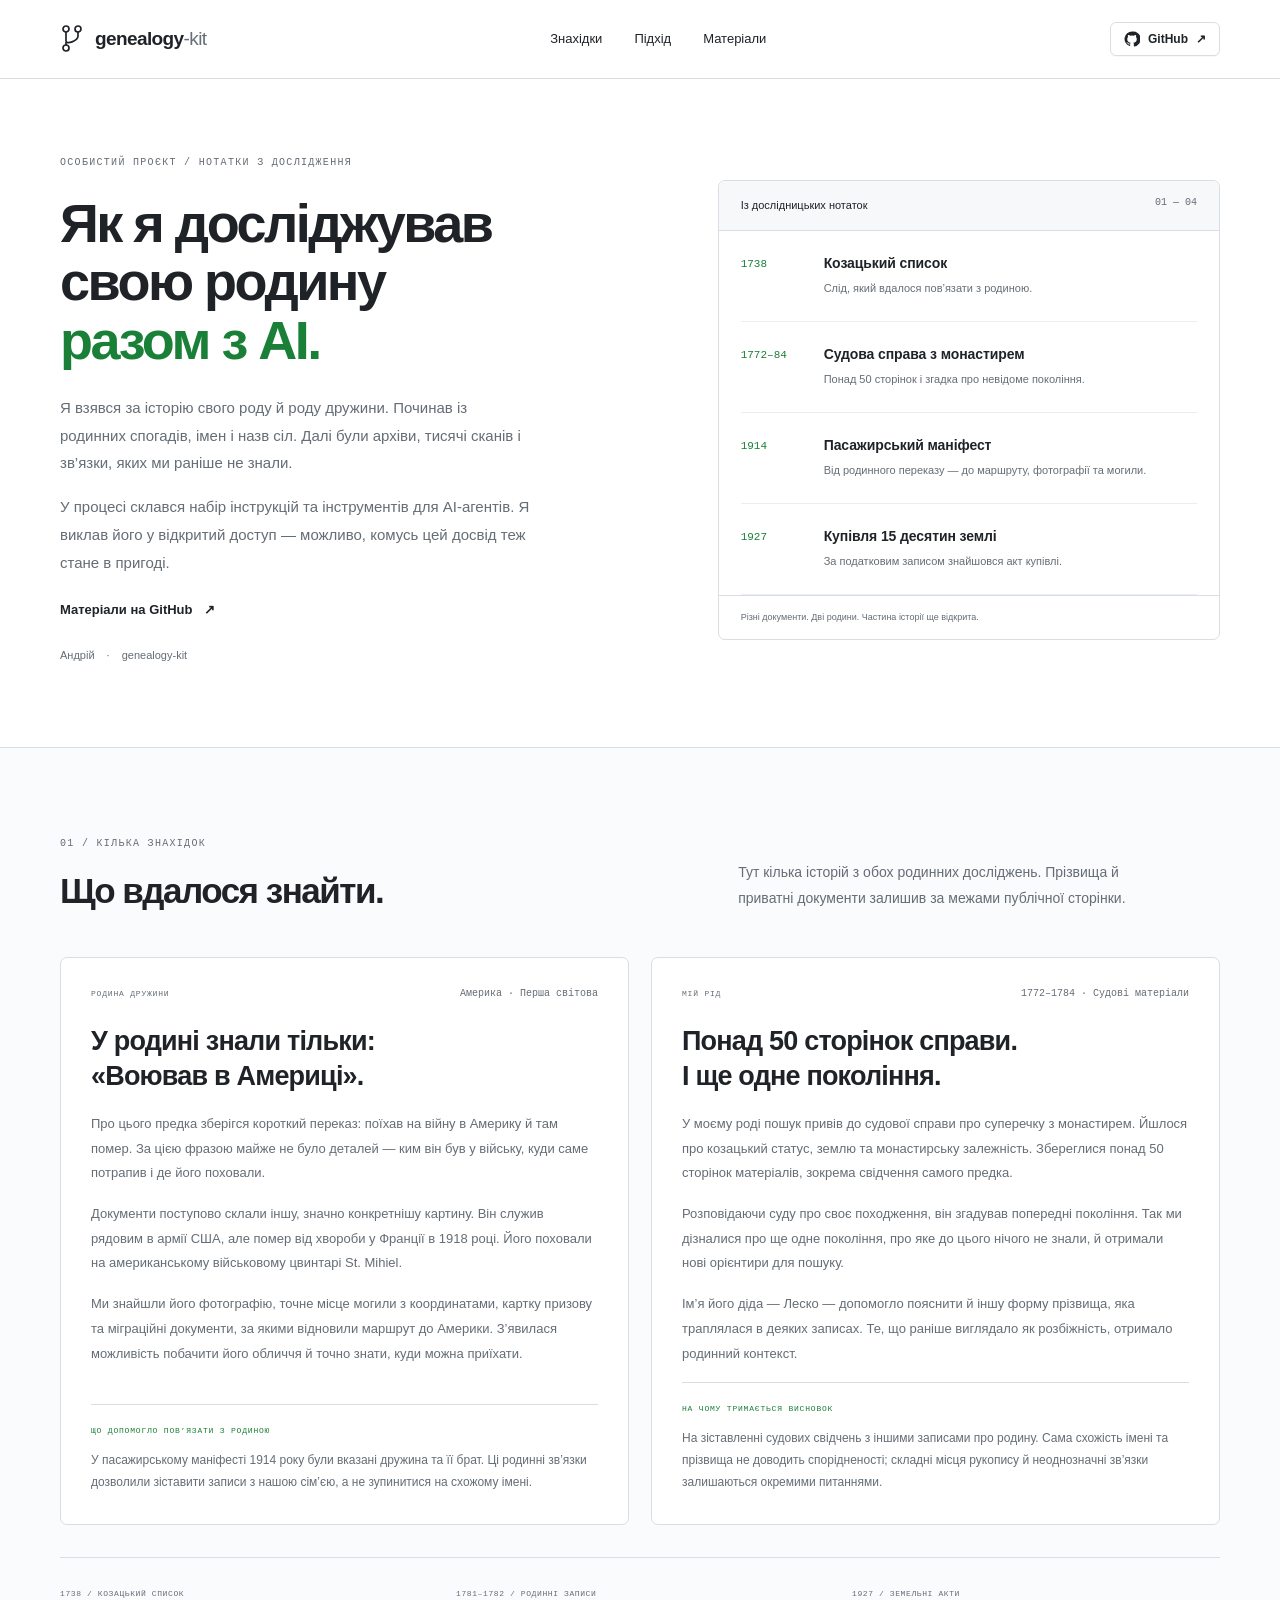
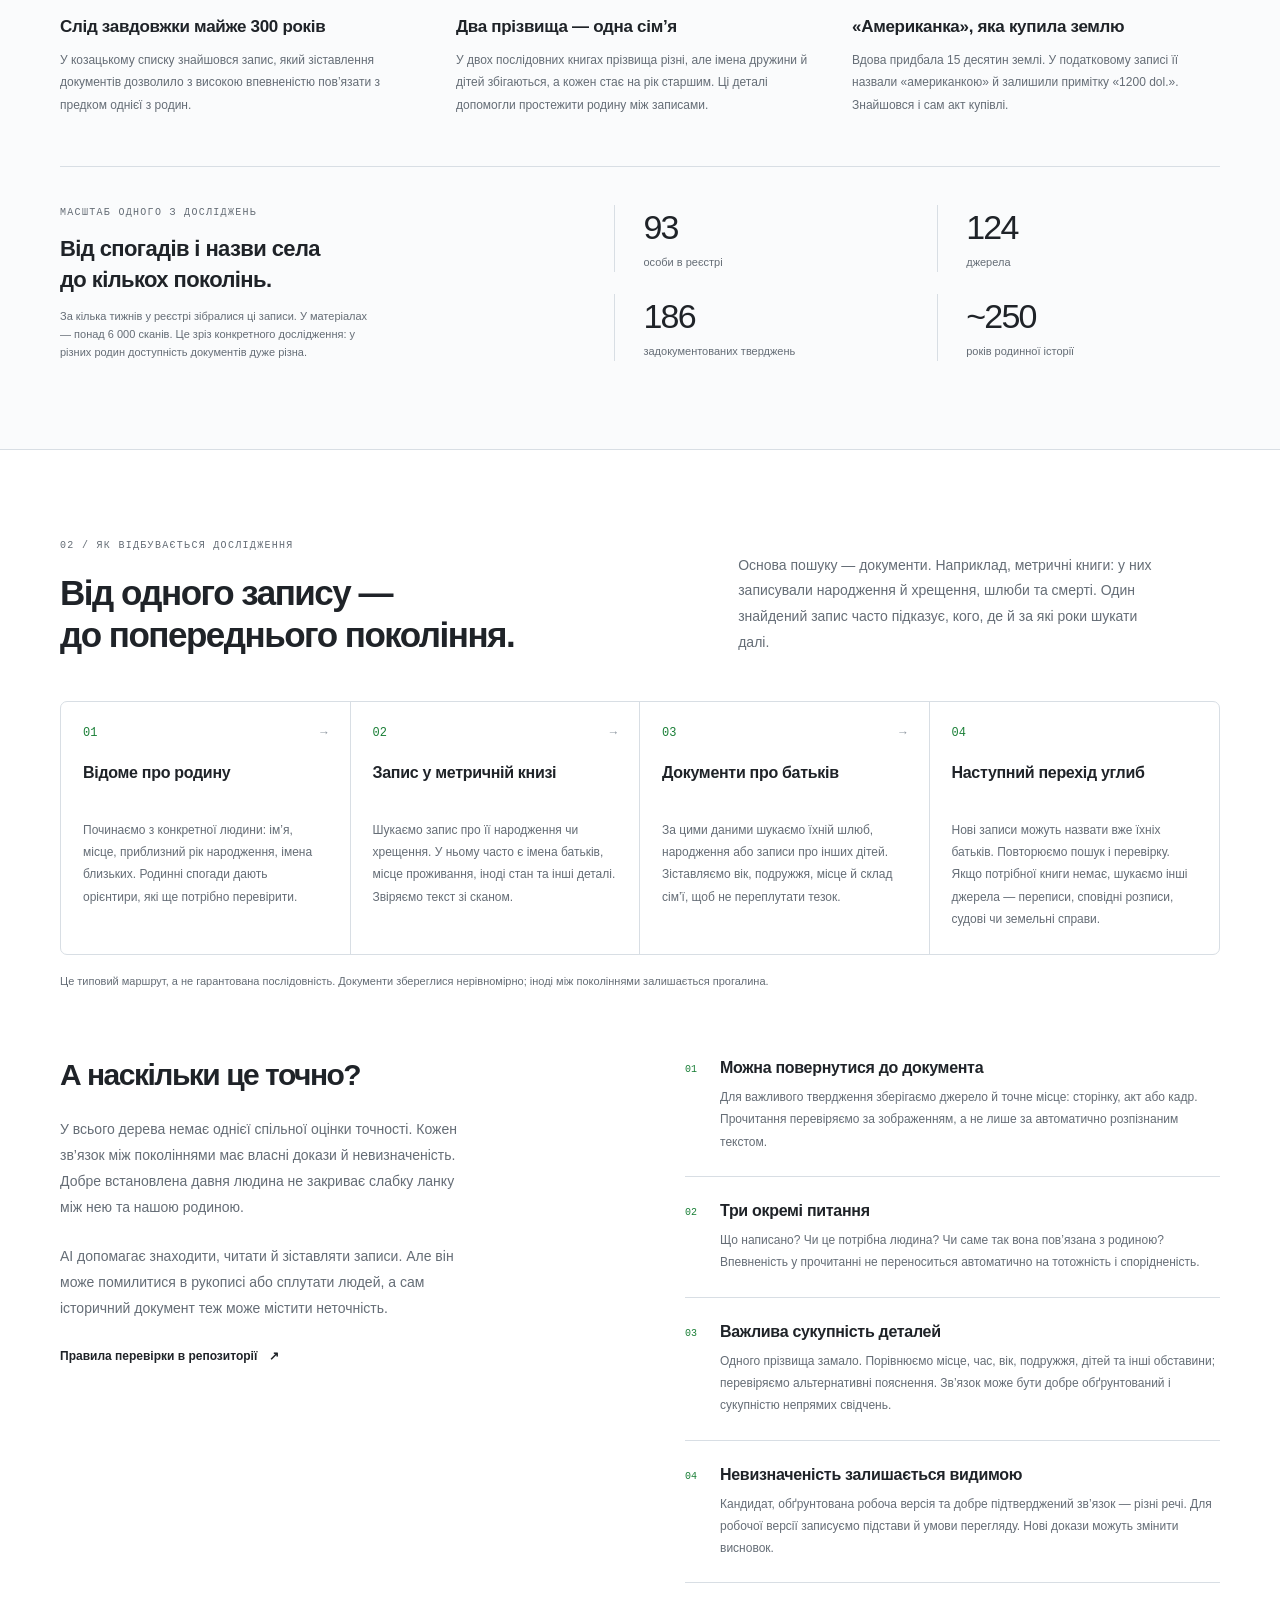
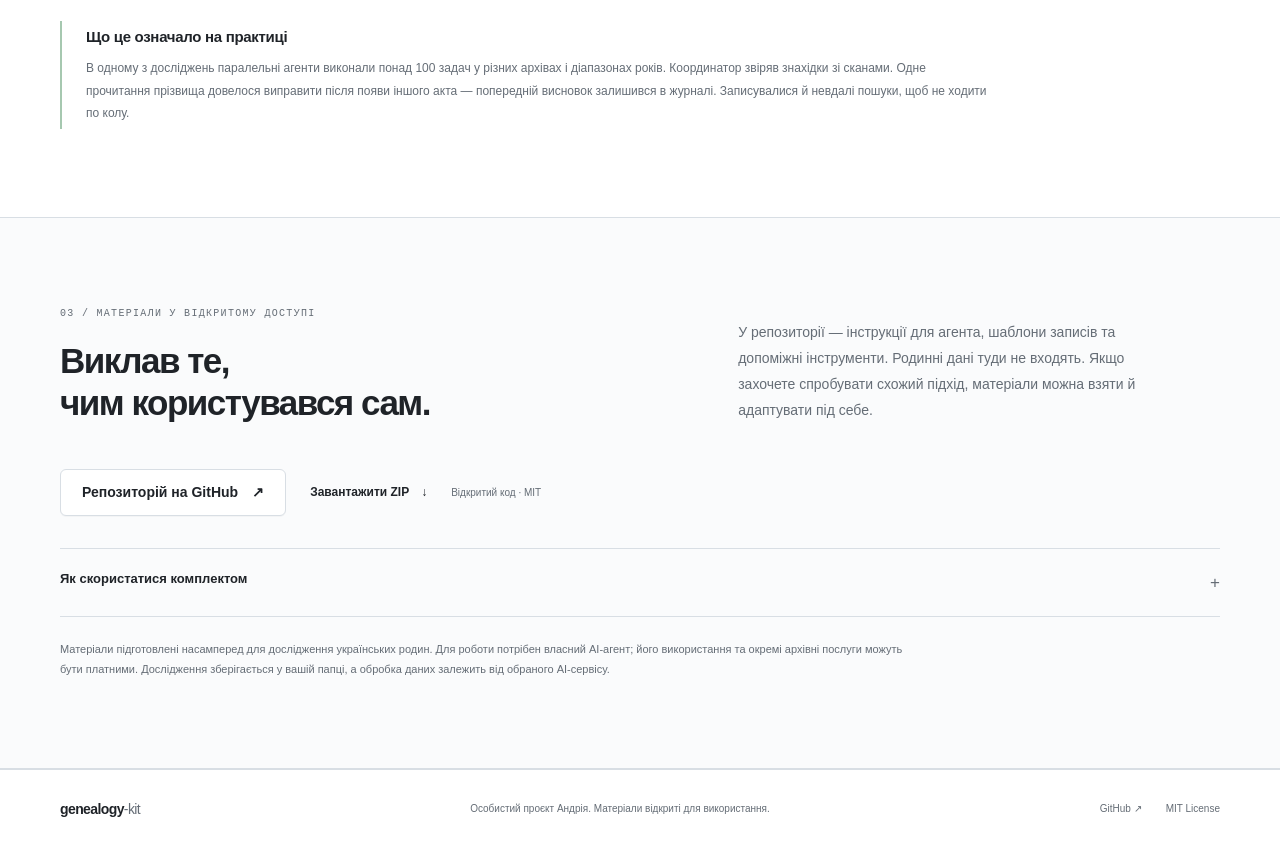
<file: index.html>
<!doctype html>
<html lang="uk">
<head>
<meta charset="utf-8"><meta name="viewport" content="width=device-width,initial-scale=1">
<meta name="theme-color" content="#ffffff">
<title>Родинне дослідження з AI — genealogy-kit</title>
<meta name="description" content="Як я досліджував свій рід і рід дружини разом з AI. Кілька знахідок, досвід роботи з архівами та матеріали, які я виклав у відкритий доступ.">
<meta property="og:title" content="Родинне дослідження з AI — genealogy-kit">
<meta property="og:description" content="Дві родини, архівні документи й кілька несподіваних історій. Ділюся досвідом дослідження з AI та напрацьованим комплектом.">
<meta property="og:type" content="website"><meta property="og:locale" content="uk_UA">
<meta property="og:url" content="https://andriipopovych.github.io/genealogy-kit/">
<link rel="canonical" href="https://andriipopovych.github.io/genealogy-kit/">
<link rel="icon" href="icon.svg" type="image/svg+xml"><link rel="stylesheet" href="styles.css">
<script src="app.js" defer></script>
</head>
<body>
<a class="skip" href="#main">До основного вмісту</a>
<header class="header"><div class="wrap header-inner">
<a class="brand" href="#" aria-label="genealogy-kit — на початок"><svg width="25" height="27" viewBox="0 0 25 27" fill="none" aria-hidden="true"><path d="M6 5v11c0 4 12 0 12-5V5M6 17v5" stroke="currentColor" stroke-width="1.7"/><circle cx="6" cy="4" r="3" fill="white" stroke="currentColor" stroke-width="1.7"/><circle cx="18" cy="4" r="3" fill="white" stroke="currentColor" stroke-width="1.7"/><circle cx="6" cy="23" r="3" fill="white" stroke="currentColor" stroke-width="1.7"/></svg><span>genealogy<span class="muted">-kit</span></span></a>
<nav aria-label="Основна навігація"><a href="#stories">Знахідки</a><a href="#how">Підхід</a><a href="#start">Матеріали</a></nav>
<a class="button small" href="https://github.com/AndriiPopovych/genealogy-kit"><svg class="icon" viewBox="0 0 24 24" aria-hidden="true"><path fill="currentColor" d="M12 .8a11.2 11.2 0 0 0-3.54 21.83c.56.1.77-.24.77-.54v-2.1c-3.13.68-3.79-1.33-3.79-1.33-.51-1.3-1.25-1.65-1.25-1.65-1.02-.7.08-.69.08-.69 1.13.08 1.72 1.16 1.72 1.16 1 .1.76 2.11 3.28 1.47.1-.72.39-1.22.71-1.5-2.5-.28-5.13-1.25-5.13-5.54 0-1.22.44-2.22 1.16-3-.12-.28-.5-1.42.11-2.96 0 0 .95-.3 3.08 1.15a10.7 10.7 0 0 1 5.6 0c2.14-1.45 3.08-1.15 3.08-1.15.62 1.54.23 2.68.12 2.97.72.77 1.15 1.77 1.15 2.99 0 4.3-2.63 5.26-5.14 5.54.4.35.76 1.03.76 2.08v3.06c0 .3.2.65.78.54A11.2 11.2 0 0 0 12 .8Z"/></svg> GitHub <span aria-hidden="true">↗</span></a>
</div></header>
<main id="main">
<section class="hero wrap personal-hero">
<div class="hero-copy"><div class="eyebrow">ОСОБИСТИЙ ПРОЄКТ / НОТАТКИ З ДОСЛІДЖЕННЯ</div>
<h1>Як я досліджував<br>свою родину<br><span>разом з AI.</span></h1>
<p class="lead">Я взявся за історію свого роду й роду дружини. Починав із родинних спогадів, імен і назв сіл. Далі були архіви, тисячі сканів і зв’язки, яких ми раніше не знали.</p>
<p class="lead hero-second">У процесі склався набір інструкцій та інструментів для AI-агентів. Я виклав його у відкритий доступ — можливо, комусь цей досвід теж стане в пригоді.</p>
<div class="actions"><a class="text-link" href="https://github.com/AndriiPopovych/genealogy-kit">Матеріали на GitHub <span aria-hidden="true">↗</span></a></div>
<p class="author-note">Андрій <span aria-hidden="true">·</span> genealogy-kit</p>
</div>
<aside class="research-notes" aria-label="Кілька записів із двох родинних досліджень">
<div class="notes-header"><span>Із дослідницьких нотаток</span><span class="mono">01 — 04</span></div>
<div class="note-row"><span class="note-date">1738</span><div><h3>Козацький список</h3><p>Слід, який вдалося пов’язати з родиною.</p></div></div>
<div class="note-row"><span class="note-date">1772–84</span><div><h3>Судова справа з монастирем</h3><p>Понад 50 сторінок і згадка про невідоме покоління.</p></div></div>
<div class="note-row"><span class="note-date">1914</span><div><h3>Пасажирський маніфест</h3><p>Від родинного переказу — до маршруту, фотографії та могили.</p></div></div>
<div class="note-row"><span class="note-date">1927</span><div><h3>Купівля 15 десятин землі</h3><p>За податковим записом знайшовся акт купівлі.</p></div></div>
<div class="notes-footer">Різні документи. Дві родини. Частина історії ще відкрита.</div>
</aside>
</section>
<section id="stories" class="stories-section"><div class="wrap section">
<div class="section-heading"><div><div class="eyebrow">01 / КІЛЬКА ЗНАХІДОК</div><h2>Що вдалося знайти.</h2></div><p>Тут кілька історій з обох родинних досліджень. Прізвища й приватні документи залишив за межами публічної сторінки.</p></div>
<div class="story-essays">
<article class="case-story"><div class="story-meta"><span class="tag">РОДИНА ДРУЖИНИ</span><span>Америка · Перша світова</span></div><h3>У родині знали тільки:<br>«Воював в Америці».</h3>
<p>Про цього предка зберігся короткий переказ: поїхав на війну в Америку й там помер. За цією фразою майже не було деталей — ким він був у війську, куди саме потрапив і де його поховали.</p>
<p>Документи поступово склали іншу, значно конкретнішу картину. Він служив рядовим в армії США, але помер від хвороби у Франції в 1918 році. Його поховали на американському військовому цвинтарі St. Mihiel.</p>
<p>Ми знайшли його фотографію, точне місце могили з координатами, картку призову та міграційні документи, за якими відновили маршрут до Америки. З’явилася можливість побачити його обличчя й точно знати, куди можна приїхати.</p>
<div class="case-evidence"><span class="eyebrow">ЩО ДОПОМОГЛО ПОВ’ЯЗАТИ З РОДИНОЮ</span><p>У пасажирському маніфесті 1914 року були вказані дружина та її брат. Ці родинні зв’язки дозволили зіставити записи з нашою сім’єю, а не зупинитися на схожому імені.</p></div>
</article>
<article class="case-story"><div class="story-meta"><span class="tag">МІЙ РІД</span><span>1772–1784 · Судові матеріали</span></div><h3>Понад 50 сторінок справи.<br>І ще одне покоління.</h3>
<p>У моєму роді пошук привів до судової справи про суперечку з монастирем. Йшлося про козацький статус, землю та монастирську залежність. Збереглися понад 50 сторінок матеріалів, зокрема свідчення самого предка.</p>
<p>Розповідаючи суду про своє походження, він згадував попередні покоління. Так ми дізналися про ще одне покоління, про яке до цього нічого не знали, й отримали нові орієнтири для пошуку.</p>
<p>Ім’я його діда — Леско — допомогло пояснити й іншу форму прізвища, яка траплялася в деяких записах. Те, що раніше виглядало як розбіжність, отримало родинний контекст.</p>
<div class="case-evidence"><span class="eyebrow">НА ЧОМУ ТРИМАЄТЬСЯ ВИСНОВОК</span><p>На зіставленні судових свідчень з іншими записами про родину. Сама схожість імені та прізвища не доводить спорідненості; складні місця рукопису й неоднозначні зв’язки залишаються окремими питаннями.</p></div>
</article>
</div>
<div class="more-findings" aria-label="Інші знахідки">
<article><span class="eyebrow">1738 / КОЗАЦЬКИЙ СПИСОК</span><h3>Слід завдовжки майже 300 років</h3><p>У козацькому списку знайшовся запис, який зіставлення документів дозволило з високою впевненістю пов’язати з предком однієї з родин.</p></article>
<article><span class="eyebrow">1781–1782 / РОДИННІ ЗАПИСИ</span><h3>Два прізвища — одна сім’я</h3><p>У двох послідовних книгах прізвища різні, але імена дружини й дітей збігаються, а кожен стає на рік старшим. Ці деталі допомогли простежити родину між записами.</p></article>
<article><span class="eyebrow">1927 / ЗЕМЕЛЬНІ АКТИ</span><h3>«Американка», яка купила землю</h3><p>Вдова придбала 15 десятин землі. У податковому записі її назвали «американкою» й залишили примітку «1200 dol.». Знайшовся і сам акт купівлі.</p></article>
</div>
<div class="case-summary"><div><span class="eyebrow">МАСШТАБ ОДНОГО З ДОСЛІДЖЕНЬ</span><h3>Від спогадів і назви села<br>до кількох поколінь.</h3><p>За кілька тижнів у реєстрі зібралися ці записи. У матеріалах — понад 6 000 сканів. Це зріз конкретного дослідження: у різних родин доступність документів дуже різна.</p></div><div class="stats"><div><strong>93</strong><span>особи в реєстрі</span></div><div><strong>124</strong><span>джерела</span></div><div><strong>186</strong><span>задокументованих тверджень</span></div><div><strong>~250</strong><span>років родинної історії</span></div></div></div>
</div></section>
<section id="how" class="section wrap research-method">
<div class="section-heading"><div><div class="eyebrow">02 / ЯК ВІДБУВАЄТЬСЯ ДОСЛІДЖЕННЯ</div><h2>Від одного запису —<br>до попереднього покоління.</h2></div><p>Основа пошуку — документи. Наприклад, метричні книги: у них записували народження й хрещення, шлюби та смерті. Один знайдений запис часто підказує, кого, де й за які роки шукати далі.</p></div>
<ol class="research-chain">
<li><span class="chain-number">01</span><h3>Відоме про родину</h3><p>Починаємо з конкретної людини: ім’я, місце, приблизний рік народження, імена близьких. Родинні спогади дають орієнтири, які ще потрібно перевірити.</p></li>
<li><span class="chain-number">02</span><h3>Запис у метричній книзі</h3><p>Шукаємо запис про її народження чи хрещення. У ньому часто є імена батьків, місце проживання, іноді стан та інші деталі. Звіряємо текст зі сканом.</p></li>
<li><span class="chain-number">03</span><h3>Документи про батьків</h3><p>За цими даними шукаємо їхній шлюб, народження або записи про інших дітей. Зіставляємо вік, подружжя, місце й склад сім’ї, щоб не переплутати тезок.</p></li>
<li><span class="chain-number">04</span><h3>Наступний перехід углиб</h3><p>Нові записи можуть назвати вже їхніх батьків. Повторюємо пошук і перевірку. Якщо потрібної книги немає, шукаємо інші джерела — переписи, сповідні розписи, судові чи земельні справи.</p></li>
</ol>
<p class="chain-caption">Це типовий маршрут, а не гарантована послідовність. Документи збереглися нерівномірно; іноді між поколіннями залишається прогалина.</p>
<div class="accuracy-section"><div><h2>А наскільки це точно?</h2><p class="section-intro">У всього дерева немає однієї спільної оцінки точності. Кожен зв’язок між поколіннями має власні докази й невизначеність. Добре встановлена давня людина не закриває слабку ланку між нею та нашою родиною.</p><p class="section-intro">AI допомагає знаходити, читати й зіставляти записи. Але він може помилитися в рукописі або сплутати людей, а сам історичний документ теж може містити неточність.</p><a class="text-link" href="https://github.com/AndriiPopovych/genealogy-kit/blob/main/AGENTS.md">Правила перевірки в репозиторії <span aria-hidden="true">↗</span></a></div>
<div class="evidence-list"><article><span>01</span><div><h3>Можна повернутися до документа</h3><p>Для важливого твердження зберігаємо джерело й точне місце: сторінку, акт або кадр. Прочитання перевіряємо за зображенням, а не лише за автоматично розпізнаним текстом.</p></div></article><article><span>02</span><div><h3>Три окремі питання</h3><p>Що написано? Чи це потрібна людина? Чи саме так вона пов’язана з родиною? Впевненість у прочитанні не переноситься автоматично на тотожність і спорідненість.</p></div></article><article><span>03</span><div><h3>Важлива сукупність деталей</h3><p>Одного прізвища замало. Порівнюємо місце, час, вік, подружжя, дітей та інші обставини; перевіряємо альтернативні пояснення. Зв’язок може бути добре обґрунтований і сукупністю непрямих свідчень.</p></div></article><article><span>04</span><div><h3>Невизначеність залишається видимою</h3><p>Кандидат, обґрунтована робоча версія та добре підтверджений зв’язок — різні речі. Для робочої версії записуємо підстави й умови перегляду. Нові докази можуть змінити висновок.</p></div></article></div></div>
<div class="method-note"><h3>Що це означало на практиці</h3><p>В одному з досліджень паралельні агенти виконали понад 100 задач у різних архівах і діапазонах років. Координатор звіряв знахідки зі сканами. Одне прочитання прізвища довелося виправити після появи іншого акта — попередній висновок залишився в журналі. Записувалися й невдалі пошуки, щоб не ходити по колу.</p></div>
</section>
<section id="start" class="start-section"><div class="wrap section"><div class="section-heading"><div><div class="eyebrow">03 / МАТЕРІАЛИ У ВІДКРИТОМУ ДОСТУПІ</div><h2>Виклав те,<br>чим користувався сам.</h2></div><p>У репозиторії — інструкції для агента, шаблони записів та допоміжні інструменти. Родинні дані туди не входять. Якщо захочете спробувати схожий підхід, матеріали можна взяти й адаптувати під себе.</p></div><div class="material-links"><a class="button" href="https://github.com/AndriiPopovych/genealogy-kit">Репозиторій на GitHub <span aria-hidden="true">↗</span></a><a class="text-link" href="https://github.com/AndriiPopovych/genealogy-kit/archive/refs/heads/main.zip">Завантажити ZIP <span aria-hidden="true">↓</span></a><span>Відкритий код · MIT</span></div><details class="setup-details"><summary>Як скористатися комплектом <span aria-hidden="true">+</span></summary><div class="start-grid"><div class="start-instructions"><article><span>1</span><div><h3>Завантажте комплект</h3><p>Розпакуйте ZIP в окрему папку для однієї родини. Реєстрація на GitHub і знання Git не потрібні.</p></div></article><article><span>2</span><div><h3>Відкрийте папку в AI-агенті</h3><p>Потрібен агент, який читає та змінює локальні файли. Для сканів — розпізнавання зображень, для архівних сайтів — доступ до браузера.</p></div></article><article><span>3</span><div><h3>Передайте стартовий запит</h3><p>Скопіюйте текст поруч. Агент прочитає інструкції, поставить перші запитання та допоможе з підготовкою доступу до архівів.</p></div></article></div><div class="prompt-panel"><div class="prompt-header"><span><span class="status-dot"></span> Перше повідомлення агенту</span><button id="copy-prompt" type="button">Копіювати <span aria-hidden="true">⧉</span></button></div><div class="prompt-body"><span class="prompt-comment"># Відкрийте папку комплекту та надішліть:</span><p id="prompt-text">Прочитай START_PROMPT.md у цій папці й почни дослідження моєї родини за його інструкціями. Допоможи мені розповісти те, що я вже знаю, та визначити перше запитання для пошуку.</p><span class="cursor" aria-hidden="true"></span></div><div class="prompt-footer">Не потрібно заповнювати анкету заздалегідь.</div><p id="copy-status" role="status" aria-live="polite"></p></div></div></details><p class="start-footnote">Матеріали підготовлені насамперед для дослідження українських родин. Для роботи потрібен власний AI-агент; його використання та окремі архівні послуги можуть бути платними. Дослідження зберігається у вашій папці, а обробка даних залежить від обраного AI-сервісу.</p></div></section>
</main>
<footer><div class="wrap footer-inner"><a class="brand" href="#">genealogy<span class="muted">-kit</span></a><p>Особистий проєкт Андрія. Матеріали відкриті для використання.</p><div><a href="https://github.com/AndriiPopovych/genealogy-kit">GitHub ↗</a><a href="https://github.com/AndriiPopovych/genealogy-kit/blob/main/LICENSE">MIT License</a></div></div></footer>
</body></html>
</file>
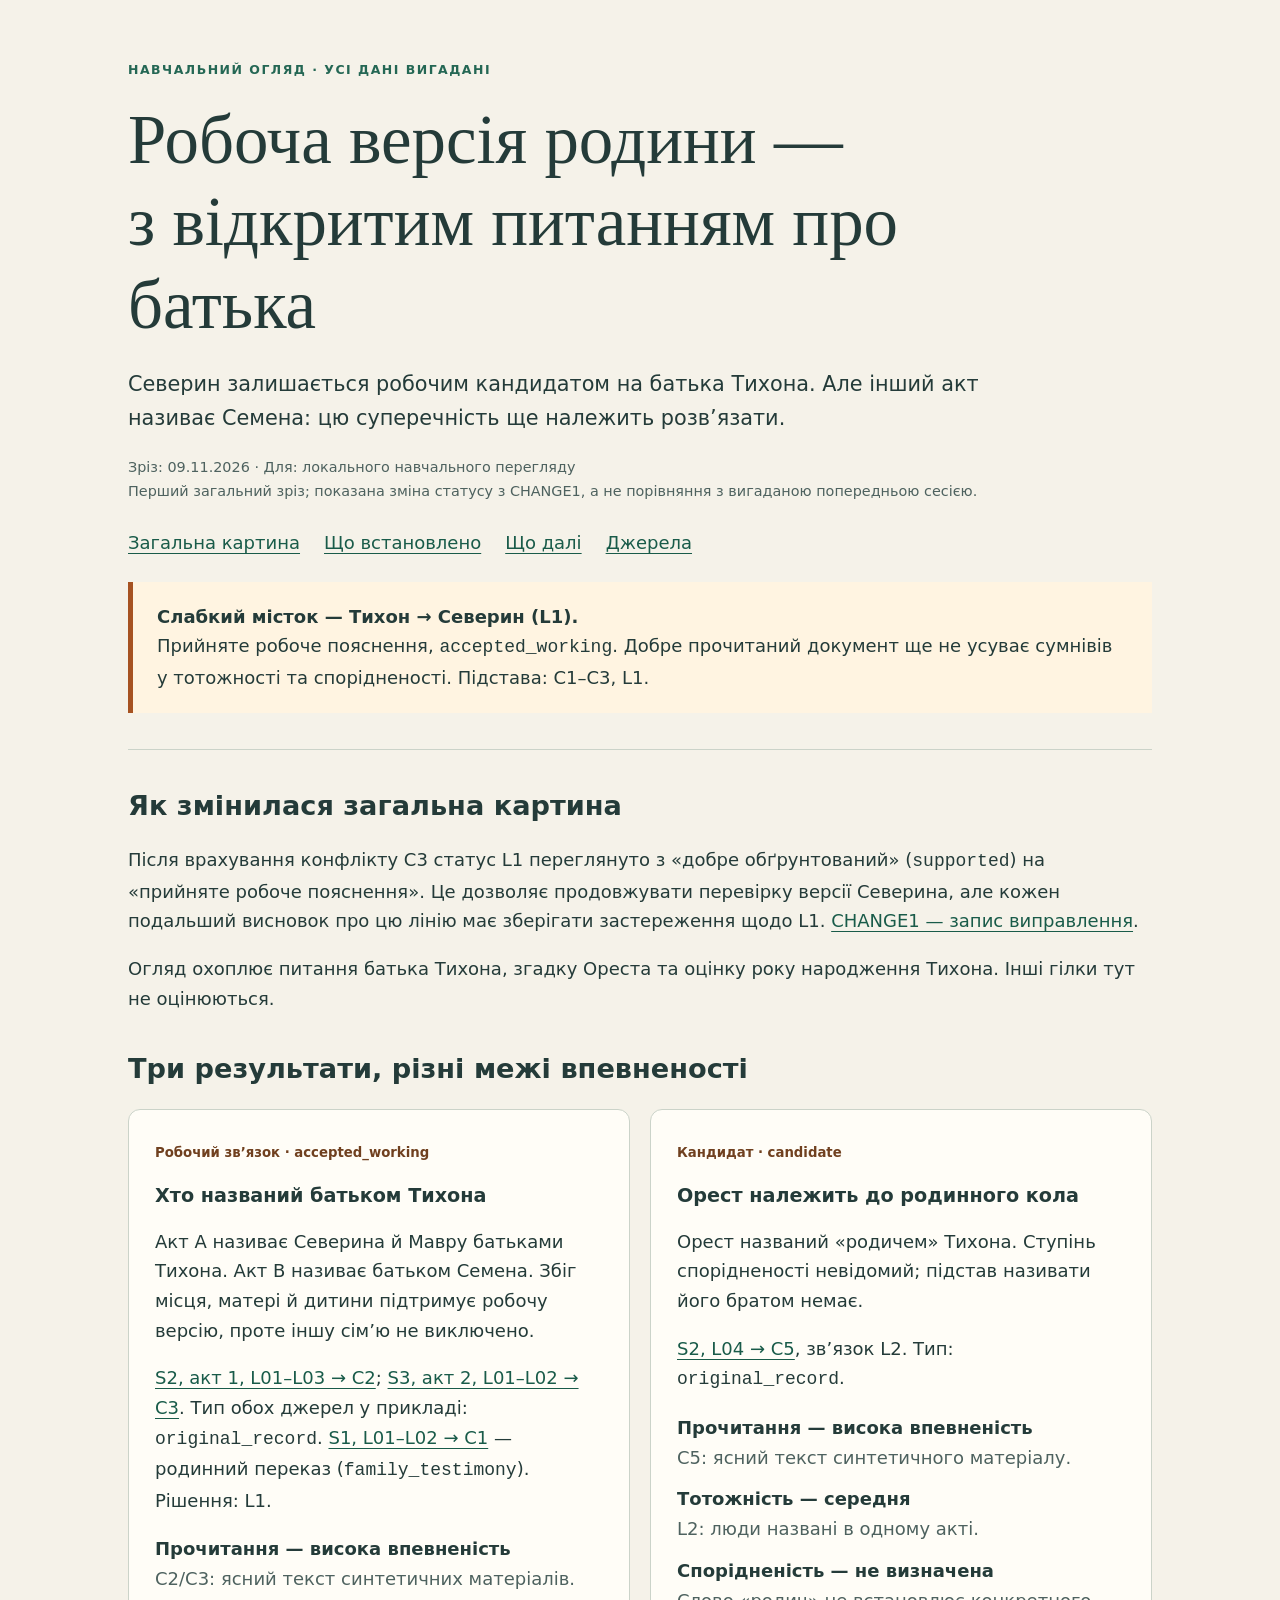
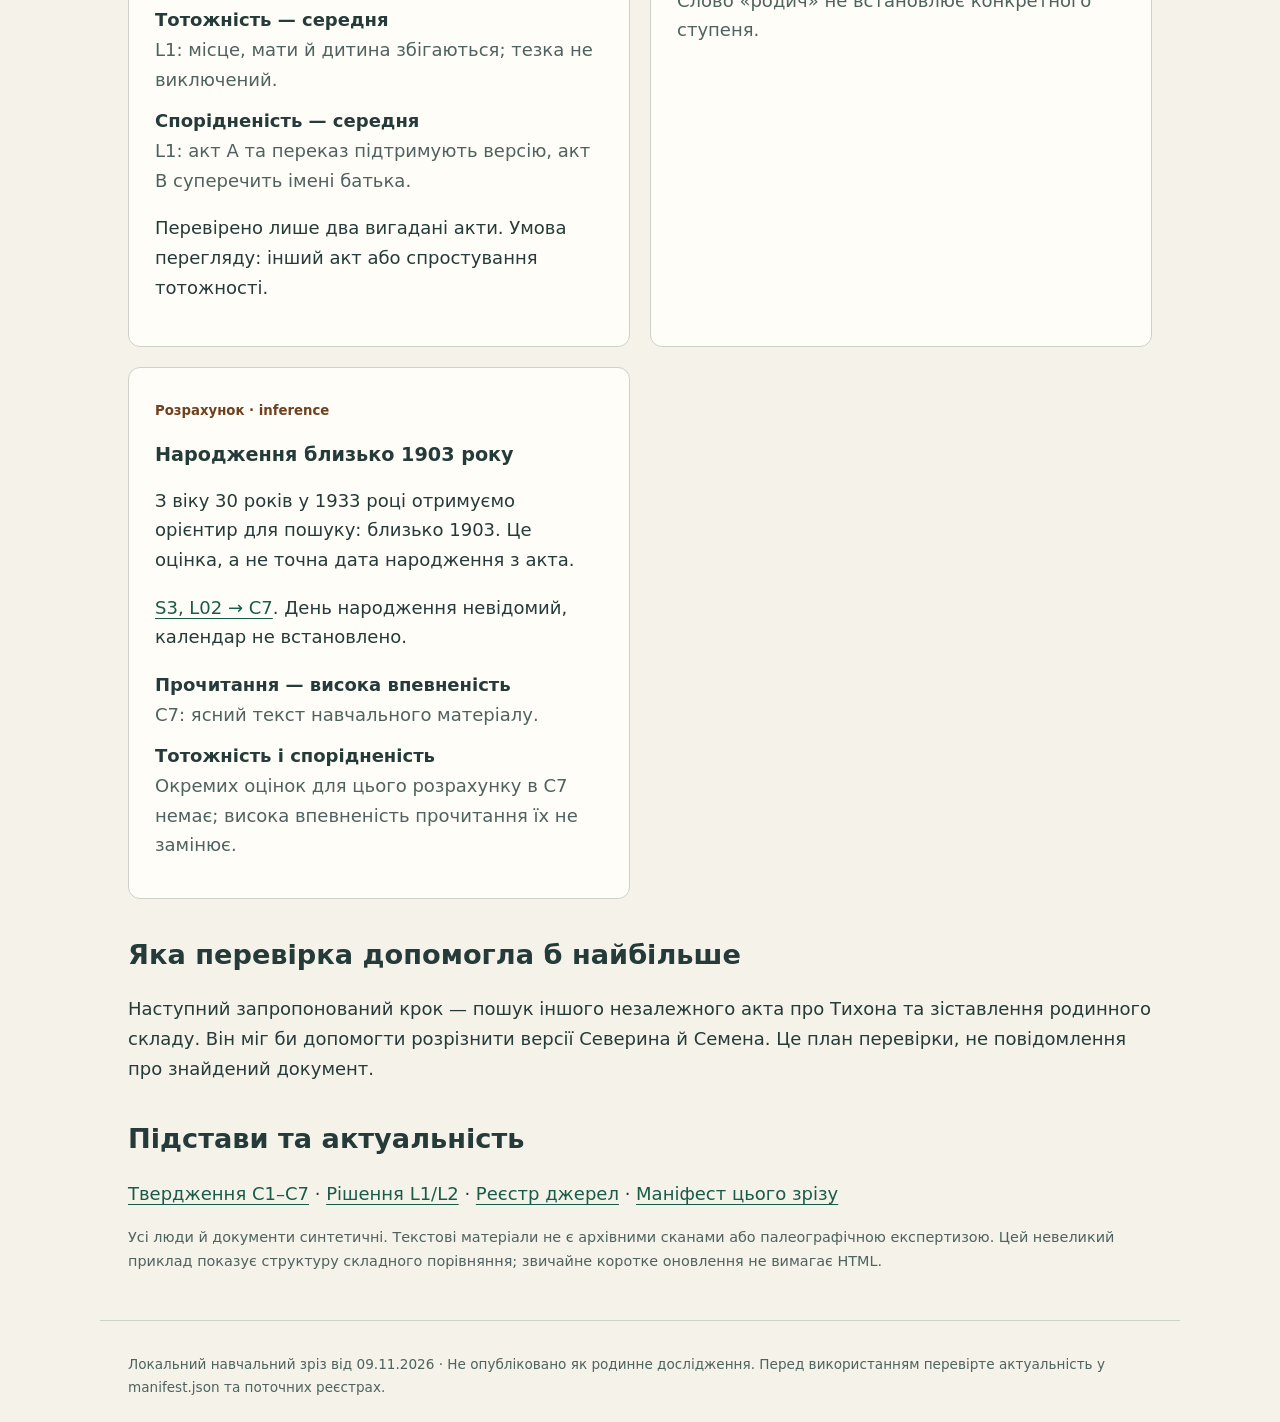
<file: examples/synthetic/exports/research-update/index.html>
<!doctype html>
<html lang="uk">
<head>
<meta charset="utf-8">
<meta name="viewport" content="width=device-width, initial-scale=1">
<title>Робоча версія родини — навчальний огляд</title>
<style>
:root{color-scheme:light;--paper:#f5f2e9;--ink:#243b39;--muted:#4e625f;--line:#cbd3c9;--accent:#246754}
*{box-sizing:border-box}body{margin:0;background:var(--paper);color:var(--ink);font:18px/1.65 system-ui,sans-serif}main,footer{max-width:1080px;margin:auto;padding:32px 28px}header{padding:28px 0 36px;border-bottom:1px solid var(--line)}.eyebrow{font-size:.78rem;font-weight:700;letter-spacing:.12em;text-transform:uppercase;color:var(--accent)}h1,h2,h3{line-height:1.2}h1{font-family:Georgia,serif;font-weight:400;font-size:clamp(2.3rem,6vw,4.3rem);max-width:900px;margin:18px 0}h2{font-size:1.7rem;margin-top:0}h3{font-size:1.2rem}.lead{font-size:1.3rem;max-width:860px}.meta,small{font-size:.9rem;color:var(--muted)}nav{display:flex;flex-wrap:wrap;gap:12px 24px;margin-top:24px}a{color:#195b49;text-underline-offset:4px;overflow-wrap:anywhere}a:focus-visible{outline:3px solid #a65221;outline-offset:4px}section{margin-top:40px}.grid{display:grid;grid-template-columns:repeat(2,minmax(0,1fr));gap:20px}.card{background:#fffdf7;border:1px solid var(--line);border-radius:12px;padding:26px}.notice{border-left:5px solid #a65221;background:#fff4e1;padding:20px 24px;margin-top:24px}.tag{font-size:.83rem;font-weight:650;color:#70401f}dl{margin-bottom:0}dt{font-weight:650}dd{margin:0 0 12px;color:var(--muted)}li{margin:10px 0}footer{border-top:1px solid var(--line);font-size:.85rem;color:var(--muted)}@media(max-width:680px){main,footer{padding:20px}.grid{grid-template-columns:1fr}.card{padding:20px}.lead{font-size:1.12rem}}@media print{body{background:white;color:#000;font-size:11pt}main,footer{max-width:none;padding:0}nav{display:none}h1{font-size:30pt}.grid{display:block}.card,.notice{break-inside:avoid;margin:12px 0;background:white}section{margin-top:24px}a{color:#000}}
</style>
</head>
<body>
<main>
<header><div class="eyebrow">Навчальний огляд · Усі дані вигадані</div>
<h1>Робоча версія родини —<br>з відкритим питанням про батька</h1>
<p class="lead">Северин залишається робочим кандидатом на батька Тихона. Але інший акт називає Семена: цю суперечність ще належить розв’язати.</p>
<p class="meta">Зріз: 09.11.2026 · Для: локального навчального перегляду<br>Перший загальний зріз; показана зміна статусу з CHANGE1, а не порівняння з вигаданою попередньою сесією.</p>
<nav aria-label="Розділи огляду"><a href="#picture">Загальна картина</a><a href="#findings">Що встановлено</a><a href="#next">Що далі</a><a href="#sources">Джерела</a></nav>
<div class="notice"><strong>Слабкий місток — Тихон → Северин (L1).</strong><br>Прийняте робоче пояснення, <code>accepted_working</code>. Добре прочитаний документ ще не усуває сумнівів у тотожності та спорідненості. Підстава: C1–C3, L1.</div></header>
<section id="picture"><h2>Як змінилася загальна картина</h2><p>Після врахування конфлікту C3 статус L1 переглянуто з «добре обґрунтований» (<code>supported</code>) на «прийняте робоче пояснення». Це дозволяє продовжувати перевірку версії Северина, але кожен подальший висновок про цю лінію має зберігати застереження щодо L1. <a href="../../data/corrections.jsonl">CHANGE1 — запис виправлення</a>.</p><p>Огляд охоплює питання батька Тихона, згадку Ореста та оцінку року народження Тихона. Інші гілки тут не оцінюються.</p></section>
<section id="findings"><h2>Три результати, різні межі впевненості</h2><div class="grid">
<article class="card"><span class="tag">Робочий зв’язок · accepted_working</span><h3>Хто названий батьком Тихона</h3><p>Акт A називає Северина й Мавру батьками Тихона. Акт B називає батьком Семена. Збіг місця, матері й дитини підтримує робочу версію, проте іншу сім’ю не виключено.</p><p><a href="../../transcripts/record-a.txt">S2, акт 1, L01–L03 → C2</a>; <a href="../../transcripts/record-b.txt">S3, акт 2, L01–L02 → C3</a>. Тип обох джерел у прикладі: <code>original_record</code>. <a href="../../transcripts/testimony.txt">S1, L01–L02 → C1</a> — родинний переказ (<code>family_testimony</code>). Рішення: L1.</p><dl><dt>Прочитання — висока впевненість</dt><dd>C2/C3: ясний текст синтетичних матеріалів.</dd><dt>Тотожність — середня</dt><dd>L1: місце, мати й дитина збігаються; тезка не виключений.</dd><dt>Спорідненість — середня</dt><dd>L1: акт A та переказ підтримують версію, акт B суперечить імені батька.</dd></dl><p>Перевірено лише два вигадані акти. Умова перегляду: інший акт або спростування тотожності.</p></article>
<article class="card"><span class="tag">Кандидат · candidate</span><h3>Орест належить до родинного кола</h3><p>Орест названий «родичем» Тихона. Ступінь спорідненості невідомий; підстав називати його братом немає.</p><p><a href="../../transcripts/record-a.txt">S2, L04 → C5</a>, зв’язок L2. Тип: <code>original_record</code>.</p><dl><dt>Прочитання — висока впевненість</dt><dd>C5: ясний текст синтетичного матеріалу.</dd><dt>Тотожність — середня</dt><dd>L2: люди названі в одному акті.</dd><dt>Спорідненість — не визначена</dt><dd>Слово «родич» не встановлює конкретного ступеня.</dd></dl></article>
<article class="card"><span class="tag">Розрахунок · inference</span><h3>Народження близько 1903 року</h3><p>З віку 30 років у 1933 році отримуємо орієнтир для пошуку: близько 1903. Це оцінка, а не точна дата народження з акта.</p><p><a href="../../transcripts/record-b.txt">S3, L02 → C7</a>. День народження невідомий, календар не встановлено.</p><dl><dt>Прочитання — висока впевненість</dt><dd>C7: ясний текст навчального матеріалу.</dd><dt>Тотожність і спорідненість</dt><dd>Окремих оцінок для цього розрахунку в C7 немає; висока впевненість прочитання їх не замінює.</dd></dl></article>
</div></section>
<section id="next"><h2>Яка перевірка допомогла б найбільше</h2><p>Наступний запропонований крок — пошук іншого незалежного акта про Тихона та зіставлення родинного складу. Він міг би допомогти розрізнити версії Северина й Семена. Це план перевірки, не повідомлення про знайдений документ.</p></section>
<section id="sources"><h2>Підстави та актуальність</h2><p><a href="../../data/claims.json">Твердження C1–C7</a> · <a href="../../data/links.json">Рішення L1/L2</a> · <a href="../../data/sources.json">Реєстр джерел</a> · <a href="manifest.json">Маніфест цього зрізу</a></p><p class="meta">Усі люди й документи синтетичні. Текстові матеріали не є архівними сканами або палеографічною експертизою. Цей невеликий приклад показує структуру складного порівняння; звичайне коротке оновлення не вимагає HTML.</p></section>
</main>
<footer>Локальний навчальний зріз від 09.11.2026 · Не опубліковано як родинне дослідження. Перед використанням перевірте актуальність у manifest.json та поточних реєстрах.</footer>
</body>
</html>
</file>
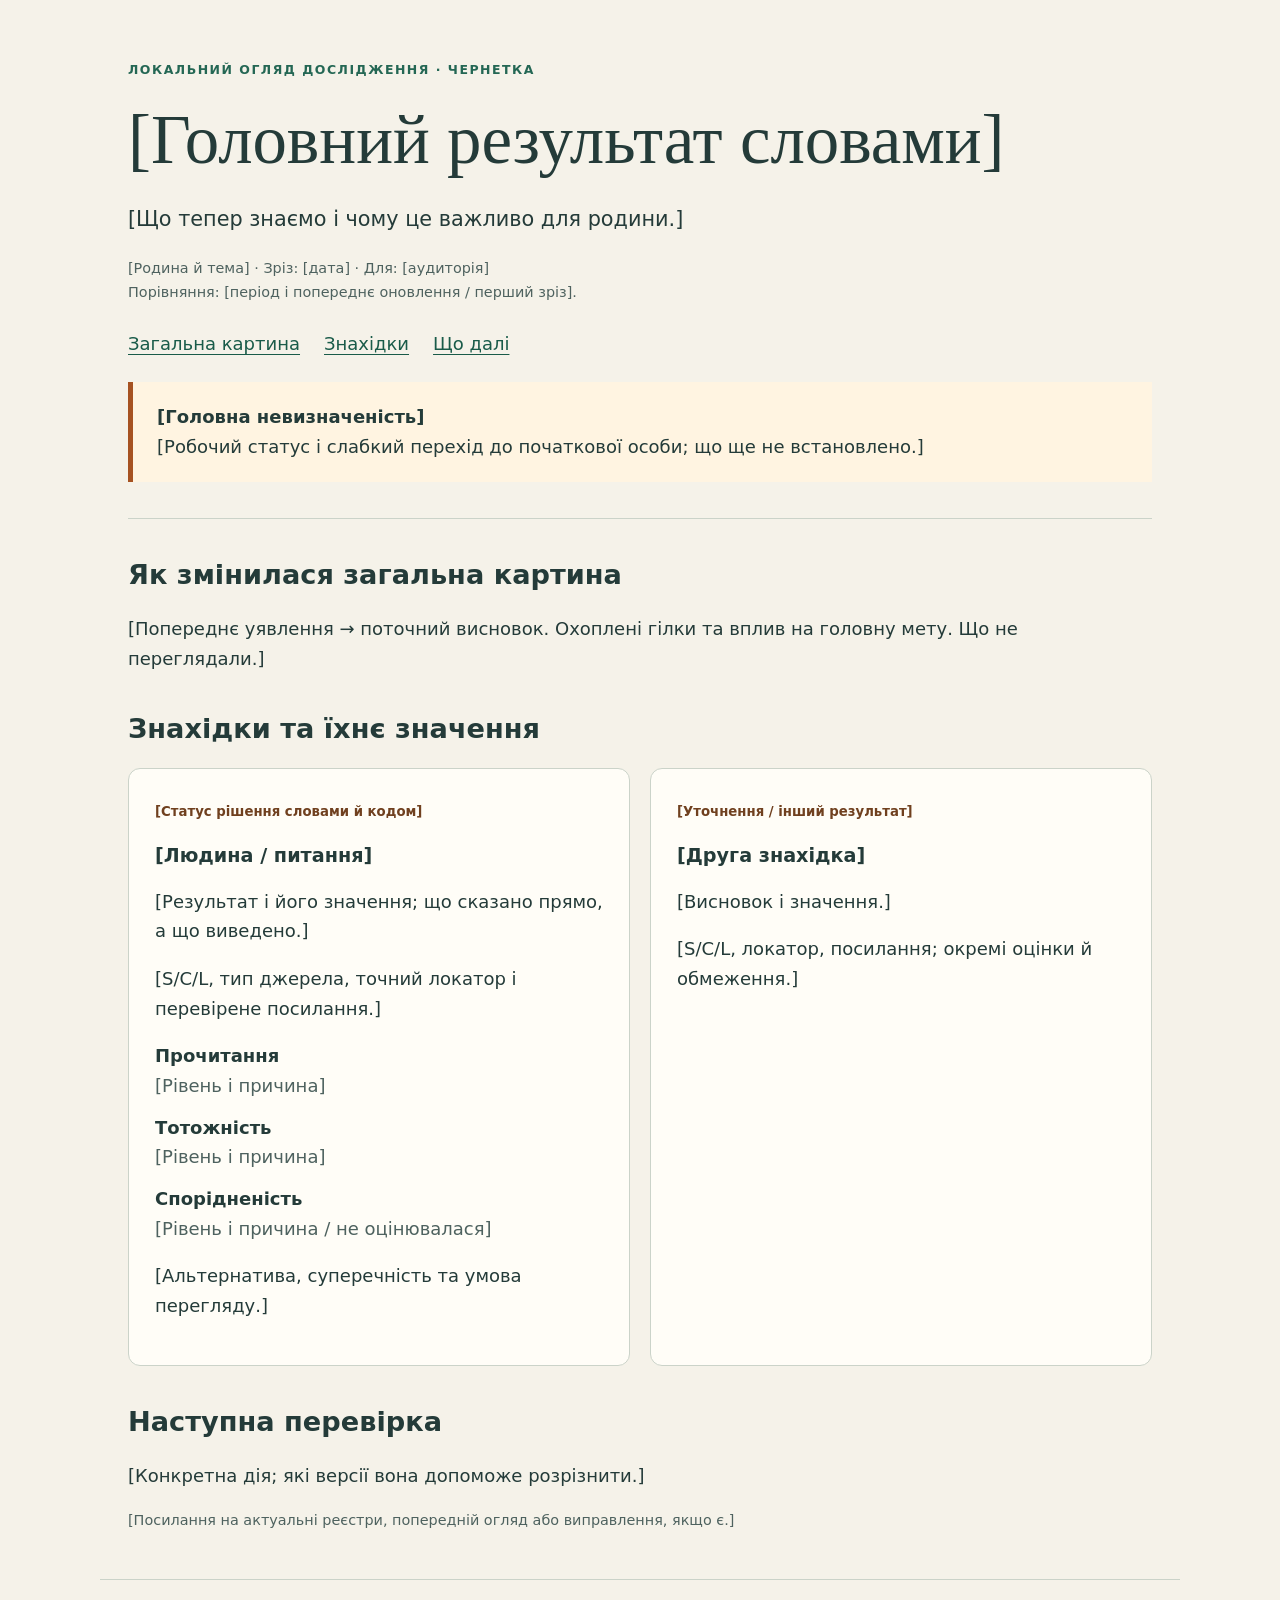
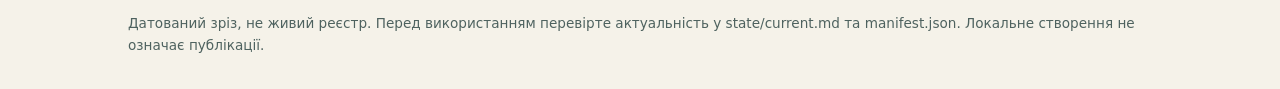
<file: templates/research_overview.html>
<!doctype html>
<html lang="uk">
<head>
<meta charset="utf-8">
<meta name="viewport" content="width=device-width, initial-scale=1">
<title>Шаблон огляду дослідження — чернетка</title>
<style>
:root{color-scheme:light;--paper:#f5f2e9;--ink:#243b39;--muted:#4e625f;--line:#cbd3c9;--accent:#246754}
*{box-sizing:border-box}body{margin:0;background:var(--paper);color:var(--ink);font:18px/1.65 system-ui,sans-serif}main,footer{max-width:1080px;margin:auto;padding:32px 28px}header{padding:28px 0 36px;border-bottom:1px solid var(--line)}.eyebrow{font-size:.78rem;font-weight:700;letter-spacing:.12em;text-transform:uppercase;color:var(--accent)}h1,h2,h3{line-height:1.2}h1{font-family:Georgia,serif;font-weight:400;font-size:clamp(2.3rem,6vw,4.3rem);max-width:900px;margin:18px 0}h2{font-size:1.7rem;margin-top:0}h3{font-size:1.2rem}.lead{font-size:1.3rem;max-width:860px}.meta,small{font-size:.9rem;color:var(--muted)}nav{display:flex;flex-wrap:wrap;gap:12px 24px;margin-top:24px}a{color:#195b49;text-underline-offset:4px;overflow-wrap:anywhere}a:focus-visible{outline:3px solid #a65221;outline-offset:4px}section{margin-top:40px}.grid{display:grid;grid-template-columns:repeat(2,minmax(0,1fr));gap:20px}.card{background:#fffdf7;border:1px solid var(--line);border-radius:12px;padding:26px}.notice{border-left:5px solid #a65221;background:#fff4e1;padding:20px 24px;margin-top:24px}.tag{font-size:.83rem;font-weight:650;color:#70401f}dl{margin-bottom:0}dt{font-weight:650}dd{margin:0 0 12px;color:var(--muted)}li{margin:10px 0}footer{border-top:1px solid var(--line);font-size:.85rem;color:var(--muted)}@media(max-width:680px){main,footer{padding:20px}.grid{grid-template-columns:1fr}.card{padding:20px}.lead{font-size:1.12rem}}@media print{body{background:white;color:#000;font-size:11pt}main,footer{max-width:none;padding:0}nav{display:none}h1{font-size:30pt}.grid{display:block}.card,.notice{break-inside:avoid;margin:12px 0;background:white}section{margin-top:24px}a{color:#000}}
</style>
</head>
<body>
<main>
<!-- Заповнювачі у квадратних дужках замінює автор. Це не автоматичний генератор.
Екрануйте текст джерел; не додавайте зовнішніх ресурсів чи виконуваного вмісту.
Додайте поруч manifest.json за guide/research_updates.md. -->
<header><div class="eyebrow">Локальний огляд дослідження · Чернетка</div>
<h1>[Головний результат словами]</h1>
<p class="lead">[Що тепер знаємо і чому це важливо для родини.]</p>
<p class="meta">[Родина й тема] · Зріз: [дата] · Для: [аудиторія]<br>Порівняння: [період і попереднє оновлення / перший зріз].</p>
<nav aria-label="Розділи огляду"><a href="#picture">Загальна картина</a><a href="#findings">Знахідки</a><a href="#next">Що далі</a></nav>
<div class="notice"><strong>[Головна невизначеність]</strong><br>[Робочий статус і слабкий перехід до початкової особи; що ще не встановлено.]</div></header>
<section id="picture"><h2>Як змінилася загальна картина</h2><p>[Попереднє уявлення → поточний висновок. Охоплені гілки та вплив на головну мету. Що не переглядали.]</p></section>
<section id="findings"><h2>Знахідки та їхнє значення</h2><div class="grid">
<article class="card"><span class="tag">[Статус рішення словами й кодом]</span><h3>[Людина / питання]</h3><p>[Результат і його значення; що сказано прямо, а що виведено.]</p><p>[S/C/L, тип джерела, точний локатор і перевірене посилання.]</p><dl><dt>Прочитання</dt><dd>[Рівень і причина]</dd><dt>Тотожність</dt><dd>[Рівень і причина]</dd><dt>Спорідненість</dt><dd>[Рівень і причина / не оцінювалася]</dd></dl><p>[Альтернатива, суперечність та умова перегляду.]</p></article>
<article class="card"><span class="tag">[Уточнення / інший результат]</span><h3>[Друга знахідка]</h3><p>[Висновок і значення.]</p><p>[S/C/L, локатор, посилання; окремі оцінки й обмеження.]</p></article>
</div></section>
<section id="next"><h2>Наступна перевірка</h2><p>[Конкретна дія; які версії вона допоможе розрізнити.]</p><p class="meta">[Посилання на актуальні реєстри, попередній огляд або виправлення, якщо є.]</p></section>
</main>
<footer>Датований зріз, не живий реєстр. Перед використанням перевірте актуальність у state/current.md та manifest.json. Локальне створення не означає публікації.</footer>
</body>
</html>
</file>
<file: styles.css>
:root{--ink:#1f2328;--muted:#656d76;--line:#d8dee4;--soft:#f6f8fa;--green:#1a7f37;--pale:#dafbe1}*{box-sizing:border-box}html{scroll-behavior:smooth;scroll-padding-top:90px}body{margin:0;color:var(--ink);background:#fff;font-family:-apple-system,BlinkMacSystemFont,"Segoe UI",Arial,sans-serif;font-size:15px;line-height:1.6;-webkit-font-smoothing:antialiased}a{color:inherit;text-decoration:none}button{font:inherit}a,button,summary{-webkit-tap-highlight-color:transparent}a:focus-visible,button:focus-visible,summary:focus-visible{outline:3px solid #0969da;outline-offset:5px}a:hover{color:var(--green)}.wrap{width:min(1160px,calc(100% - 80px));margin-inline:auto}.header{border-bottom:1px solid var(--line);background:rgba(255,255,255,.96);position:sticky;top:0;z-index:10}.header-inner{height:78px;display:flex;align-items:center;justify-content:space-between;gap:20px}.brand{display:inline-flex;align-items:center;gap:10px;font-size:19px;font-weight:650;letter-spacing:-.6px}.muted{color:var(--muted);font-weight:450}nav{display:flex;gap:32px;font-size:13px;font-weight:500}.button{display:inline-flex;justify-content:center;align-items:center;gap:14px;padding:12px 21px;border:1px solid var(--line);border-radius:6px;font-size:14px;font-weight:600;line-height:1.5;box-shadow:0 1px 0 #1f232808;transition:background .15s,transform .15s}.button:hover{background:var(--soft);color:var(--ink);transform:translateY(-1px)}.button.small{padding:7px 13px;font-size:12px;gap:8px}.icon{height:16px;width:16px}.primary{background:var(--green);border-color:#187331;color:white;box-shadow:0 1px 2px #103d191f}.primary:hover{background:#116b2b;color:white}.hero{display:grid;grid-template-columns:1.07fr 1fr;gap:54px;padding-block:88px 100px;align-items:center}.eyebrow{font-family:ui-monospace,SFMono-Regular,Consolas,monospace;font-size:10px;font-weight:500;letter-spacing:1.3px;display:flex;align-items:center;gap:8px;color:var(--muted)}.status-dot{display:inline-block;flex-shrink:0;height:6px;width:6px;border-radius:50%;background:var(--green)}h1,h2,h3,p{margin:0}h1{font-size:clamp(48px,5.1vw,66px);letter-spacing:-3.7px;line-height:1.08;font-weight:620;margin:23px 0 25px}h1 span{color:var(--green)}.lead{max-width:470px;color:var(--muted);font-size:16px;line-height:1.8}.actions{margin-top:30px;display:flex;flex-wrap:wrap;gap:23px;align-items:center}.text-link{display:inline-flex;align-items:center;gap:12px;font-size:12px;font-weight:600}.hero-note{margin-top:21px;color:var(--muted);font-size:10px}.hero-note>span:first-child{color:var(--green);margin-right:4px}.separator{margin:0 9px;color:#b0b7be}.tree-window{position:relative;margin-top:8px;background:white;border:1px solid var(--line);border-radius:9px;box-shadow:0 18px 45px -23px #1f232830}.window-bar{padding:13px 17px;border-bottom:1px solid var(--line);display:flex;align-items:center;justify-content:space-between;color:var(--muted);font-family:ui-monospace,monospace;font-size:10px;background:#f6f8fa;border-radius:9px 9px 0 0}.window-dots{font-size:9px;letter-spacing:3px;color:#c5cbd1}.tree-canvas{height:365px;position:relative;background-image:radial-gradient(#d8dee4 .7px,transparent .7px);background-size:16px 16px}.tree-caption{position:absolute;left:22px;top:18px;font:8px ui-monospace,monospace;letter-spacing:1px;color:var(--muted);display:flex;align-items:center;gap:7px}.tree-lines{position:absolute;inset:0;width:100%;height:100%;fill:none;stroke:#89bb96;stroke-width:1.5}.tree-lines .uncertain{stroke:#afb8c1;stroke-dasharray:4 4}.ancestor{position:absolute;display:flex;gap:10px;align-items:center;border:1px solid var(--line);border-radius:6px;background:white;padding:13px 12px;box-shadow:0 2px 4px #1f232806}.ancestor b{display:block;font-size:11px;font-weight:600}.ancestor small{display:block;color:var(--muted);font-size:8px;margin-top:3px}.old{top:54px;left:8%;width:49%}.node-icon{display:grid;place-items:center;background:var(--soft);border-radius:4px;width:29px;height:31px;color:#687c6e;font-size:18px}.node-check{margin-left:auto;color:var(--green);font-size:12px}.question{top:54px;left:65%;padding:7px 11px;background:#fbfcfd;border-style:dashed;display:block;text-align:center;width:24%}.question>span{font:17px ui-monospace,monospace;color:#8c959f}.parent{top:146px;width:40%;padding:12px 9px}.parent-left{left:4%}.parent-right{right:4%}.you{top:281px;left:30%;width:40%;border-color:#9aceaa;background:#f0fff4;padding:12px 18px}.you-dot{width:29px;height:29px;border-radius:50%;background:#dafbe1;border:1px solid #9aceaa;position:relative}.you-dot:after{content:"";position:absolute;width:7px;height:7px;background:var(--green);border-radius:50%;top:10px;left:10px}.tree-footer{border-top:1px solid var(--line);display:flex;align-items:center;gap:17px;padding:11px 17px;font-size:8px;color:var(--muted)}.tree-footer>span{display:flex;align-items:center;gap:5px}.legend-dot{width:5px;height:5px;border-radius:50%;display:inline-block}.green{background:var(--green)}.gray{background:#8c959f}.tree-footer .illustration{margin-left:auto}.source-note{position:absolute;bottom:-40px;right:20px;display:flex;gap:13px;align-items:center;border:1px solid var(--line);background:white;border-radius:6px;padding:13px 19px;box-shadow:0 8px 24px -14px #1f232842;transform:rotate(-3deg)}.source-note p{font-size:10px;color:var(--muted);line-height:1.8}.source-note strong{color:var(--ink);font-weight:550}.source-icon{color:var(--green);font-size:29px}.principle-strip{border-block:1px solid var(--line);background:#fafbfc}.principle-strip .wrap{display:flex;align-items:center;justify-content:space-between;gap:20px;padding-block:24px}.principle-strip p{font-size:14px;font-weight:550}.principle-strip p span{margin:0 12px;color:var(--green)}.principle-strip>.wrap>span{color:var(--muted);font-size:11px}.section{padding-block:88px}.section-heading{display:grid;grid-template-columns:1.2fr 1fr;align-items:end;gap:100px;margin-bottom:45px}h2{font-size:35px;letter-spacing:-1.5px;font-weight:580;line-height:1.2;margin-top:18px}.section-heading>p,.section-intro{color:var(--muted);font-size:14px;line-height:1.85;max-width:420px}h3{font-size:17px;line-height:1.4;font-weight:600;letter-spacing:-.3px}.steps{display:grid;grid-template-columns:repeat(3,1fr);border:1px solid var(--line);border-radius:7px;overflow:hidden}.steps article{padding:29px;border-right:1px solid var(--line)}.steps article:last-child{border:0}.step-number{font:12px ui-monospace,monospace;color:var(--green);display:inline-block;margin-bottom:26px}.steps p{color:var(--muted);font-size:13px;line-height:1.85;margin-top:13px}.step-label{font-size:9px;border:1px solid var(--line);border-radius:20px;padding:3px 9px;display:inline-block;margin-top:24px;color:var(--muted);background:#fafbfc}.stories-section{background:var(--soft);border-block:1px solid var(--line)}.stories-grid{display:grid;grid-template-columns:repeat(2,1fr);gap:18px}.story{border:1px solid var(--line);border-radius:7px;background:white;padding:28px 30px;display:flex;flex-direction:column}.story-meta{display:flex;justify-content:space-between;align-items:center;font:10px ui-monospace,monospace;color:var(--muted);gap:10px}.tag{letter-spacing:.8px;font-size:8px}.story h3{font-size:24px;font-weight:560;letter-spacing:-.7px;line-height:1.3;margin:30px 0 16px}.story p{color:var(--muted);font-size:13px;line-height:1.85;max-width:440px}.story-bottom{margin-top:auto;padding-top:26px;font-size:10px;display:flex;align-items:center;justify-content:space-between;color:var(--muted);gap:8px}.feature-story{grid-row:span 2;background:#fcfffd;justify-content:flex-start}.feature-story .story-bottom{justify-content:flex-start}.feature-story h3{font-size:31px;margin-top:30px}.year-art{font-size:65px;font-weight:350;letter-spacing:-3px;margin:48px 0 30px;display:flex;flex-direction:column;color:#24613a;line-height:1.2}.year-art span{font-family:monospace;letter-spacing:-3px;color:#a6d8b5;font-size:20px;margin:7px 0}.year-art+ h3{margin-top:5px}.story:last-child{grid-column:1/-1;display:grid;grid-template-columns:1fr 1fr;gap:15px 50px}.story:last-child h3{grid-column:1;grid-row:2;margin:10px 0}.story:last-child p{grid-column:2;grid-row:1/span 3;align-self:center}.story:last-child .story-bottom{grid-column:1;padding-top:4px}.case-summary{display:grid;grid-template-columns:1fr 1.25fr;gap:70px;border-top:1px solid var(--line);margin-top:50px;padding-top:38px}.case-summary h3{font-size:22px;letter-spacing:-.6px;margin:13px 0}.case-summary p{font-size:11px;color:var(--muted);max-width:320px}.stats{display:grid;grid-template-columns:1fr 1fr;gap:22px 40px}.stats>div{border-left:1px solid var(--line);padding-left:28px}.stats strong{display:block;font-size:40px;font-weight:450;letter-spacing:-1.8px;line-height:1.3}.stats span{display:block;font-size:11px;color:var(--muted);margin-top:5px}.evidence-section{display:grid;grid-template-columns:1fr 1fr;gap:100px}.section-intro{margin-top:24px}.evidence-section .text-link{margin-top:26px}.evidence-list article{display:flex;gap:23px;padding-block:23px;border-bottom:1px solid var(--line)}.evidence-list article:first-child{padding-top:0}.evidence-list article>span{font:10px ui-monospace,monospace;color:var(--green);padding-top:7px}.evidence-list h3{font-size:16px}.evidence-list p{font-size:12px;line-height:1.85;color:var(--muted);margin-top:7px}.start-section{background:#f6faf7;border-block:1px solid #d4e5d9}.start-grid{display:grid;grid-template-columns:1fr 1fr;gap:80px;align-items:start}.start-instructions article{display:flex;gap:18px;margin-bottom:28px}.start-instructions article>span{flex-shrink:0;width:24px;height:24px;border:1px solid #b7d6c0;color:var(--green);border-radius:50%;font:11px ui-monospace,monospace;display:grid;place-items:center;margin-top:1px}.start-instructions h3{font-size:16px}.start-instructions p{font-size:12px;color:var(--muted);margin-top:6px}.start-instructions .button{margin-top:17px;font-size:12px;padding:10px 18px}.prompt-panel{border:1px solid #c5d6ca;border-radius:7px;background:white;box-shadow:0 4px 10px #1f232805;overflow:hidden}.prompt-header{display:flex;justify-content:space-between;align-items:center;padding:15px 19px;border-bottom:1px solid #dbe5de;font-size:10px;gap:10px}.prompt-header>span{display:flex;gap:8px;align-items:center}.prompt-header button{border:1px solid var(--line);border-radius:4px;background:var(--soft);padding:4px 8px;font-size:9px;cursor:pointer;color:var(--ink)}.prompt-header button:hover{background:#e8edef}.prompt-body{padding:26px;font-family:ui-monospace,SFMono-Regular,Consolas,monospace;font-size:13px;line-height:2}.prompt-comment{color:#78867c;font-size:10px}.prompt-body p{margin-top:20px}.cursor{display:block;width:8px;height:15px;background:#1a7f37;margin-top:16px;opacity:.7}.prompt-footer{font-size:10px;padding:14px 23px;border-top:1px solid #e4eae6;color:var(--muted)}#copy-status:empty{display:none}#copy-status{padding:10px 20px;color:var(--green);font-size:11px}.start-footnote{padding-top:20px;border-top:1px solid #d4e5d9;font-size:10px;color:var(--muted);margin-top:10px;max-width:850px}.faq-section{display:grid;grid-template-columns:1fr 1.4fr;gap:90px}.faq details{border-bottom:1px solid var(--line);padding:18px 0}.faq details:first-child{padding-top:0}.faq summary{font-size:13px;font-weight:550;display:flex;justify-content:space-between;gap:22px;cursor:pointer;list-style:none}.faq summary::-webkit-details-marker{display:none}.faq summary>span{color:var(--muted);font-size:17px;font-weight:400}.faq details[open] summary>span{transform:rotate(45deg)}.faq details p{padding-top:15px;font-size:12px;line-height:1.85;color:var(--muted)}footer{border-top:1px solid var(--line)}.footer-inner{padding-block:28px;display:flex;align-items:center;justify-content:space-between;gap:20px}.footer-inner .brand{font-size:14px;gap:0}.footer-inner p,.footer-inner>div{font-size:10px;color:var(--muted)}.footer-inner>div{display:flex;gap:24px}.skip{position:absolute;top:-70px;left:20px;background:white;z-index:30;padding:10px;border:1px solid}.skip:focus{top:10px}
@media(min-width:1450px){.hero{padding-block:110px 120px}}@media(max-width:1050px){.wrap{width:calc(100% - 48px)}.hero{gap:30px}h1{font-size:56px}.eyebrow{font-size:9px;letter-spacing:.8px}.section-heading,.evidence-section{gap:45px}.actions{gap:16px}.hero .text-link{font-size:11px}.start-grid{gap:35px}.ancestor{gap:6px}.ancestor b{font-size:10px}.ancestor small{font-size:7px}.node-icon{width:23px}.case-summary{gap:40px}.steps article{padding:23px}.tree-footer{gap:10px}}
@media(max-width:760px){.wrap{width:calc(100% - 40px)}.header-inner{height:64px}.brand{font-size:17px}nav{gap:18px}nav a{font-size:11px}nav a:first-child{display:none}.header .small{font-size:0;gap:0;padding:8px}.header .small>span{display:none}.hero{grid-template-columns:1fr;padding-block:52px 80px;gap:43px}.hero-copy{max-width:560px}h1{font-size:60px;letter-spacing:-3px}.lead{max-width:500px;font-size:15px}.tree-window{width:min(100%,490px);margin:0 auto}.ancestor b{font-size:11px}.ancestor small{font-size:8px}.node-icon{width:29px}.principle-strip .wrap{display:block;padding-block:20px}.principle-strip p{font-size:13px}.principle-strip>.wrap>span{display:block;font-size:10px;margin-top:8px}.section{padding-block:58px}.section-heading{grid-template-columns:1fr;gap:20px;margin-bottom:30px}h2{font-size:31px}.section-heading>p{font-size:13px;max-width:510px}.steps{grid-template-columns:1fr}.steps article{border-right:0;border-bottom:1px solid var(--line);padding:24px}.step-number{margin-bottom:12px}.steps h3{font-size:17px}.step-label{margin-top:15px}.stories-grid{gap:14px}.story{padding:22px}.story h3{font-size:21px}.feature-story h3{font-size:26px}.year-art{font-size:47px}.story-meta{font-size:9px;align-items:start;flex-direction:column;gap:4px}.tag{font-size:7px}.story p{font-size:12px}.story:last-child{gap:20px;grid-template-columns:1fr 1fr}.case-summary{grid-template-columns:1fr;gap:25px;margin-top:33px}.case-summary p{max-width:450px}.stats strong{font-size:36px}.stats>div{padding-left:18px}.evidence-section{grid-template-columns:1fr;gap:35px}.section-intro{font-size:13px;max-width:500px}.evidence-list article{gap:18px}.start-grid{grid-template-columns:1fr;gap:15px}.start-instructions article{margin-bottom:25px}.start-footnote{margin-top:28px}.faq-section{grid-template-columns:1fr;gap:30px}.footer-inner{flex-wrap:wrap;gap:16px}.footer-inner p{order:3;width:100%}}
@media(max-width:450px){h1{font-size:52px}.hero .eyebrow{font-size:7px;letter-spacing:.5px}.actions{align-items:start;flex-direction:column}.hero-note{font-size:9px}.separator{margin:0 5px}.tree-canvas{height:345px}.tree-lines{height:345px}.old{left:5%;width:53%}.ancestor{padding:11px 8px;gap:6px}.ancestor b{font-size:9px}.ancestor small{font-size:7px}.node-icon{width:22px;font-size:15px}.parent{width:43%;top:140px}.parent-left{left:3%}.parent-right{right:3%}.you{top:267px;width:46%;left:27%;padding:12px}.tree-caption{font-size:7px;left:16px}.source-note{right:10px;padding:10px 14px}.tree-footer{font-size:7px;padding:10px}.tree-footer .illustration{font-size:6px}.stories-grid{grid-template-columns:1fr}.feature-story{grid-row:auto}.year-art{font-size:50px;margin:25px 0;flex-direction:row;align-items:center;gap:15px}.year-art span{font-size:8px;width:35px;overflow:hidden;letter-spacing:-2px}.year-art{font-size:36px;letter-spacing:-1px}.story-meta{flex-direction:row}.story h3{margin-top:24px}.story:last-child{display:flex;gap:0;grid-column:auto}.story:last-child h3{margin:24px 0 16px}.story:last-child .story-bottom{padding-top:26px}.story p{max-width:none}.story-bottom{font-size:9px}.prompt-header{padding:13px;font-size:9px}.prompt-body{padding:20px;font-size:12px}.prompt-comment{font-size:8px}}
@media(prefers-reduced-motion:reduce){html{scroll-behavior:auto}*{transition:none!important}}

/* Особиста розповідь: спокійніший перший екран та необов’язкова інструкція. */
.personal-hero{grid-template-columns:1.15fr 1fr;gap:80px;padding-block:76px 82px}.personal-hero h1{font-size:54px;letter-spacing:-2.5px}.personal-hero .lead{font-size:15px;line-height:1.85}.hero-second{margin-top:16px}.personal-hero .actions{margin-top:24px}.personal-hero .text-link{font-size:13px}.author-note{font-size:11px;color:var(--muted);margin-top:26px}.author-note span{padding-inline:9px}.research-notes{border:1px solid var(--line);border-radius:7px;align-self:center;background:white}.notes-header{display:flex;justify-content:space-between;gap:12px;padding:16px 22px;background:#f6f8fa;border-bottom:1px solid var(--line);font-size:11px;border-radius:7px 7px 0 0}.notes-header .mono{font:10px ui-monospace,monospace;color:var(--muted)}.note-row{display:grid;grid-template-columns:65px 1fr;gap:18px;margin-inline:22px;padding-block:23px;border-bottom:1px solid #eaeef2}.note-row:last-of-type{border:0}.note-date{font:11px ui-monospace,monospace;color:var(--green);padding-top:4px}.note-row h3{font-size:14px;font-weight:550;letter-spacing:-.1px}.note-row p{font-size:11px;color:var(--muted);line-height:1.75;margin-top:5px}.notes-footer{padding:14px 22px;font-size:9px;line-height:1.7;color:var(--muted);border-top:1px solid var(--line)}.stories-section{background:#fafbfc}.feature-story{background:white}.story{padding-bottom:32px}.story:last-child p{grid-row:1/span 2}.stats strong{font-size:34px}.start-section{background:#fafbfc;border-color:var(--line)}.material-links{display:flex;flex-wrap:wrap;align-items:center;gap:24px;margin-bottom:32px}.material-links>span{font-size:10px;color:var(--muted)}.material-links .button{background:white}.setup-details{border-top:1px solid var(--line);border-bottom:1px solid var(--line)}.setup-details>summary{padding:20px 0;display:flex;justify-content:space-between;font-size:13px;cursor:pointer;list-style:none;font-weight:550}.setup-details>summary::-webkit-details-marker{display:none}.setup-details>summary>span{color:var(--muted);font-size:17px;font-weight:400}.setup-details[open]>summary>span{transform:rotate(45deg)}.setup-details .start-grid{padding-block:16px 22px}.start-footnote{border:0;padding-top:0;margin-top:23px;font-size:11px;line-height:1.8}.prompt-panel{border-color:var(--line)}.prompt-header,.prompt-footer{border-color:var(--line)}
@media(max-width:1050px){.personal-hero{gap:40px}.personal-hero h1{font-size:47px}.note-row{gap:12px;grid-template-columns:58px 1fr}}
@media(max-width:760px){.personal-hero{grid-template-columns:1fr;gap:38px;padding-block:46px 56px}.personal-hero h1{font-size:49px}.research-notes{width:100%;max-width:530px}.note-row{padding-block:19px;grid-template-columns:65px 1fr}.notes-header{font-size:11px}.material-links{gap:18px}.evidence-section h2{font-size:30px}.footer-inner p{max-width:100%;font-size:10px}}
@media(max-width:450px){.personal-hero h1{font-size:42px;letter-spacing:-1.8px}.personal-hero .lead{font-size:14px}.personal-hero .eyebrow{font-size:8px}.notes-header,.note-row{margin-inline:0}.note-row{padding:18px;gap:10px;grid-template-columns:62px 1fr}.notes-header{padding:14px 18px}.notes-footer{padding:13px 18px}.note-row h3{font-size:13px}.material-links>span{width:100%}}

/* Розгорнуті родинні історії та послідовність перевірки джерел. */
.story-essays{display:grid;grid-template-columns:1fr 1fr;gap:22px}.case-story{border:1px solid var(--line);border-radius:7px;background:white;padding:30px;display:flex;flex-direction:column}.case-story h3{font-size:27px;line-height:1.3;letter-spacing:-.8px;font-weight:550;margin:25px 0 18px}.case-story>p{color:var(--muted);font-size:13px;line-height:1.9;margin-bottom:16px}.case-evidence{border-top:1px solid var(--line);padding-top:20px;margin-top:auto}.case-evidence .eyebrow{font-size:8px;letter-spacing:.8px;color:var(--green)}.case-evidence p{font-size:12px;line-height:1.85;margin-top:11px;color:var(--muted)}.more-findings{display:grid;grid-template-columns:repeat(3,1fr);gap:28px;margin-top:32px;padding-top:30px;border-top:1px solid var(--line)}.more-findings .eyebrow{font-size:8px;letter-spacing:.6px}.more-findings h3{font-size:17px;margin:15px 0 10px}.more-findings p{font-size:12px;line-height:1.85;color:var(--muted)}.research-chain{list-style:none;margin:0;padding:0;display:grid;grid-template-columns:repeat(4,1fr);border:1px solid var(--line);border-radius:7px;overflow:hidden}.research-chain li{padding:24px 22px;border-right:1px solid var(--line);position:relative}.research-chain li:last-child{border:0}.chain-number{display:block;font:12px ui-monospace,monospace;color:var(--green);margin-bottom:22px}.research-chain li:not(:last-child) .chain-number:after{content:'→';float:right;color:#8c959f}.research-chain h3{font-size:16px;line-height:1.4;min-height:45px}.research-chain p{font-size:12px;line-height:1.85;color:var(--muted);margin-top:12px}.chain-caption{font-size:11px;line-height:1.8;color:var(--muted);margin-top:17px;max-width:800px}.accuracy-section{margin-top:65px;display:grid;grid-template-columns:1fr 1fr;gap:90px}.accuracy-section h2{margin-top:0;font-size:30px}.accuracy-section .text-link{margin-top:25px}.method-note{margin-top:38px;border-left:2px solid #a6c8b0;padding:5px 0 5px 24px;max-width:930px}.method-note h3{font-size:15px}.method-note p{font-size:12px;line-height:1.85;color:var(--muted);margin-top:10px}
@media(max-width:1050px){.case-story{padding:25px}.case-story h3{font-size:24px}.story-essays{gap:18px}.research-chain{grid-template-columns:1fr 1fr}.research-chain li:nth-child(2){border-right:0}.research-chain li:nth-child(-n+2){border-bottom:1px solid var(--line)}.research-chain h3{min-height:0}.accuracy-section{gap:45px}.more-findings{gap:22px}}
@media(max-width:760px){.story-essays,.more-findings,.accuracy-section{grid-template-columns:1fr}.case-story{padding:25px}.case-story h3{font-size:26px}.case-story .story-meta{flex-direction:row}.more-findings{gap:25px}.more-findings article+article{border-top:1px solid var(--line);padding-top:24px}.more-findings h3{margin-top:11px}.accuracy-section{margin-top:43px;gap:30px}.accuracy-section h2{font-size:28px}.method-note{margin-top:28px;padding-left:18px}}
@media(max-width:450px){.case-story{padding:22px}.case-story h3{font-size:24px}.case-story .story-meta{font-size:8px}.case-evidence .eyebrow{font-size:7px}.research-chain{grid-template-columns:1fr}.research-chain li{border-right:0;border-bottom:1px solid var(--line)}.research-chain li:last-child{border-bottom:0}.chain-number{margin-bottom:14px}.research-chain li:not(:last-child) .chain-number:after{content:'↓'}}

@media(max-width:450px){.header-inner{gap:8px}.header .brand{white-space:nowrap;font-size:16px}.header nav{gap:14px}}
</file>
